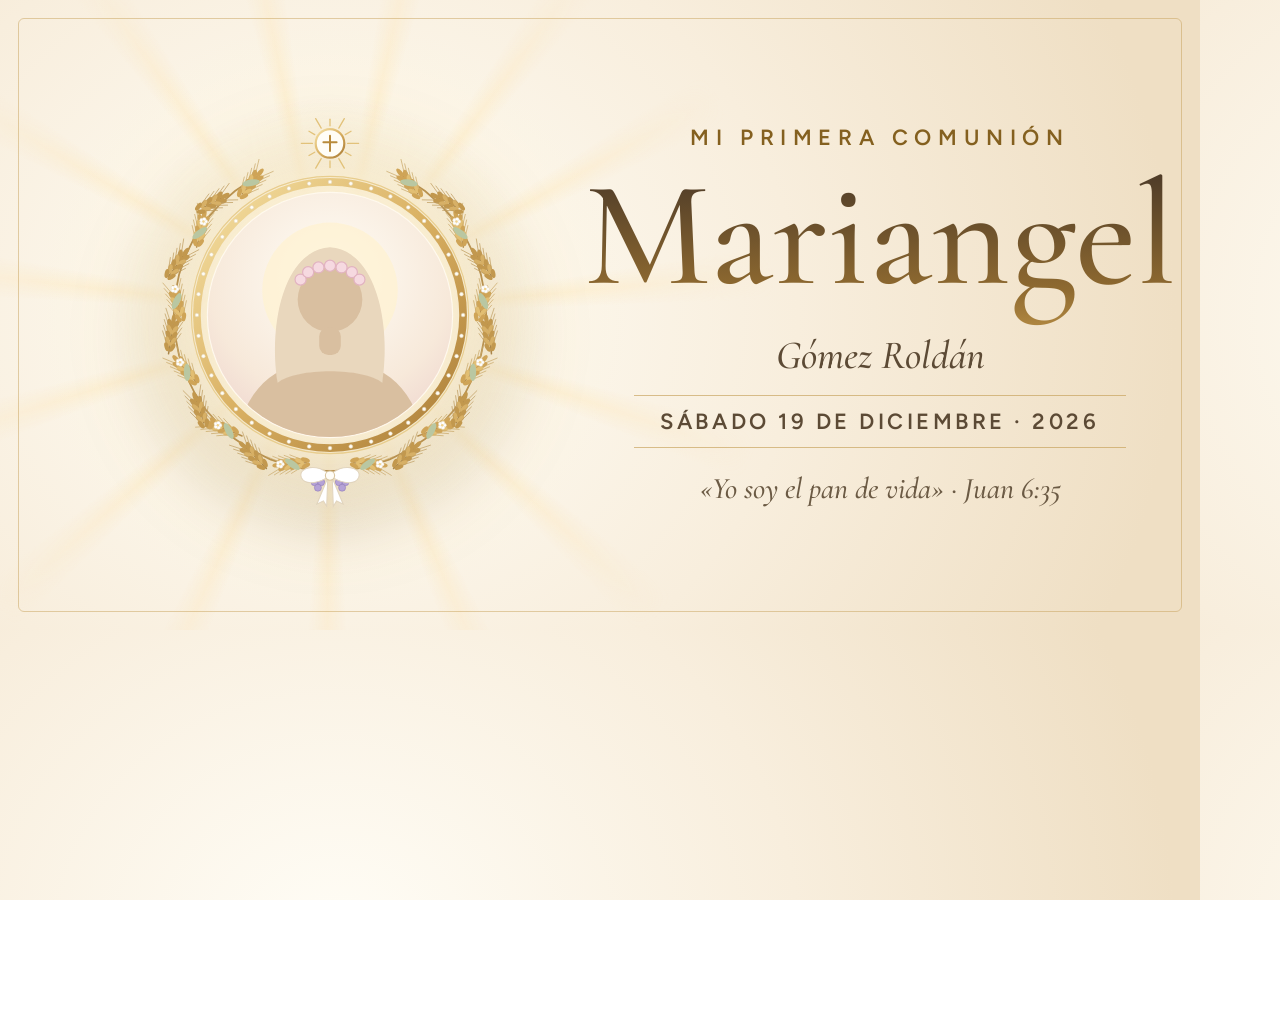
<file: herramientas/og.html>
<!doctype html><html><head><meta charset="utf-8">
<link rel="stylesheet" href="https://fonts.googleapis.com/css2?family=Cormorant+Garamond:ital,wght@0,500;1,500&family=Figtree:wght@600&display=block">
<style>
html,body{margin:0;width:1200px;height:630px;overflow:hidden}
body{position:relative;background:radial-gradient(70% 120% at 28% 50%,#FFFDF6 0%,#F8EEDD 55%,#EFDFC4 100%);font-family:'Cormorant Garamond',serif}
.rayos{position:absolute;left:330px;top:315px;width:1400px;height:1400px;translate:-50% -50%;background:repeating-conic-gradient(rgba(255,236,190,0) 0 9deg,rgba(255,226,170,.6) 12.5deg,rgba(255,236,190,0) 16deg 24deg);-webkit-mask-image:radial-gradient(circle,#000 10%,transparent 45%)}
.halo{position:absolute;left:330px;top:315px;width:700px;height:700px;translate:-50% -50%;background:radial-gradient(circle,rgba(255,246,220,1) 0,rgba(255,240,205,0) 60%)}
svg.r{position:absolute;left:110px;top:95px;width:440px;height:440px;filter:drop-shadow(0 20px 30px rgba(120,88,40,.3))}
.t{position:absolute;left:600px;top:0;width:560px;height:630px;display:flex;flex-direction:column;justify-content:center;align-items:center;text-align:center}
.e{font:600 22px Figtree,sans-serif;letter-spacing:.3em;text-transform:uppercase;color:#84601F}
.n{font-weight:500;font-size:150px;line-height:1.12;margin:0 0 -6px;background:linear-gradient(180deg,#4C3A28 10%,#8F6A30 75%,#B98F45);-webkit-background-clip:text;color:transparent;padding:0 10px 18px}
.f{font:italic 500 40px 'Cormorant Garamond';color:#5C4A35}
.l{margin-top:16px;padding:12px 26px;border-top:1.5px solid rgba(194,154,78,.6);border-bottom:1.5px solid rgba(194,154,78,.6);font:600 22px Figtree;letter-spacing:.16em;text-transform:uppercase;color:#5C4A35}
.c{margin-top:22px;font:italic 500 30px 'Cormorant Garamond';color:#6B5A44}
.marco{position:absolute;inset:18px;border:1.5px solid rgba(194,154,78,.45);border-radius:6px;pointer-events:none}
</style></head><body>
<div class="rayos"></div><div class="halo"></div>
<svg class="r" viewBox="-200 -200 400 400"></svg>
<div class="t"><div class="e">Mi Primera Comunión</div><div class="n">Mariangel</div><div class="f">Gómez Roldán</div><div class="l">Sábado 19 de diciembre · 2026</div><div class="c">«Yo soy el pan de vida» · Juan 6:35</div></div>
<div class="marco"></div>
<script type="module">import {construirRoseton} from '../js/altar.js';construirRoseton(document.querySelector('svg.r'));</script>
</body></html>
</file>
